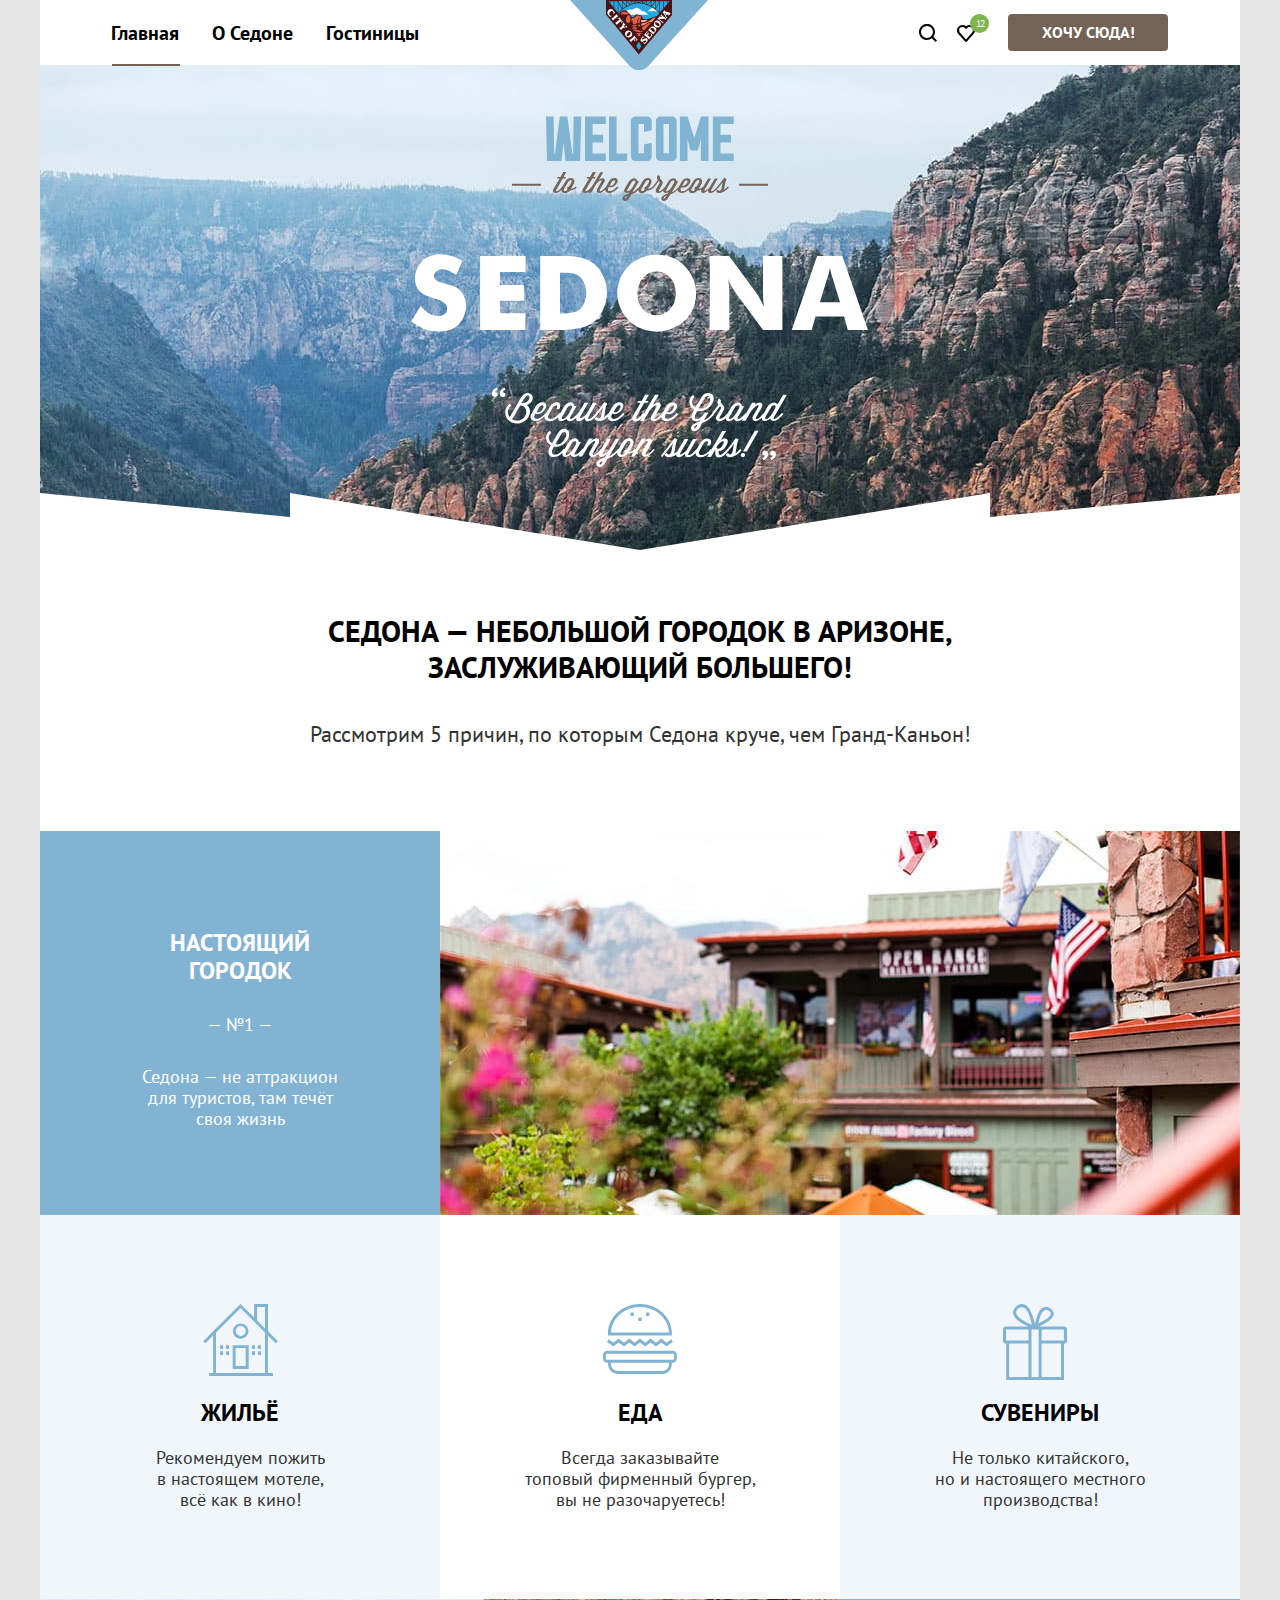
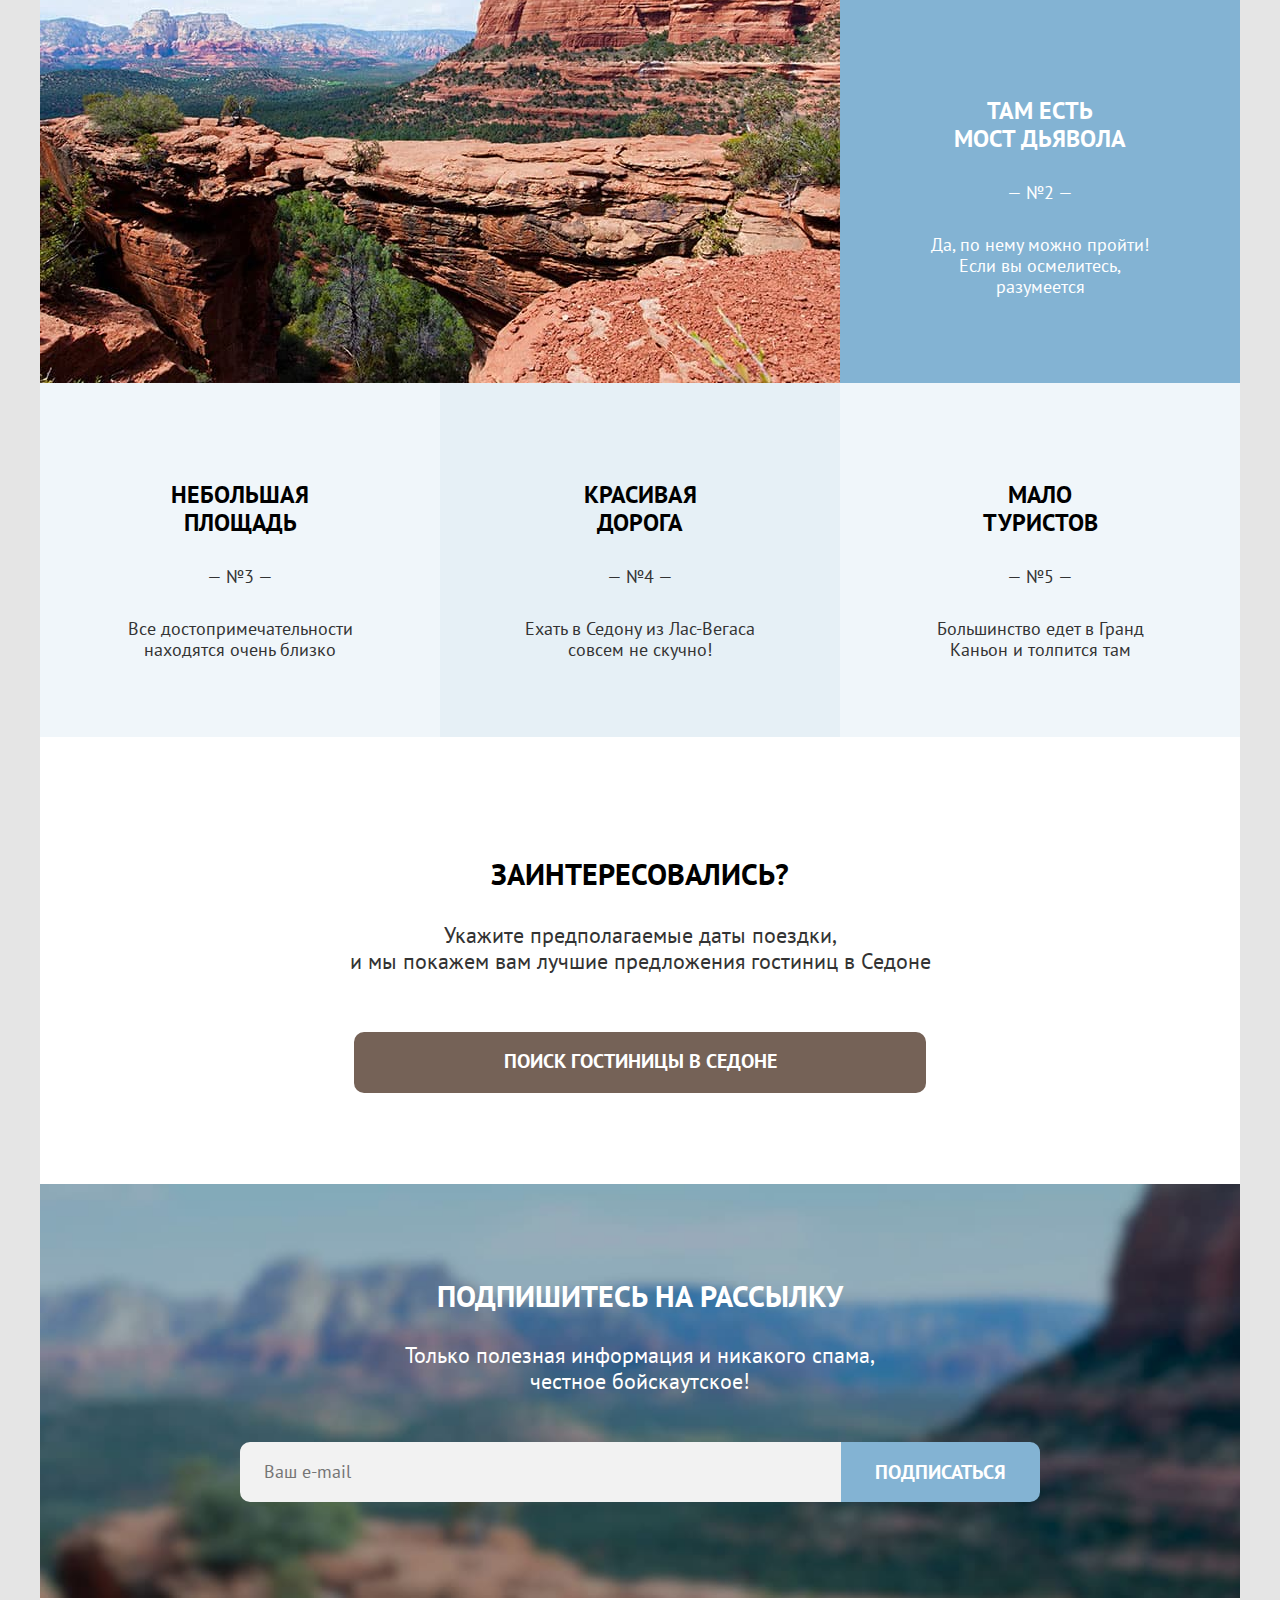
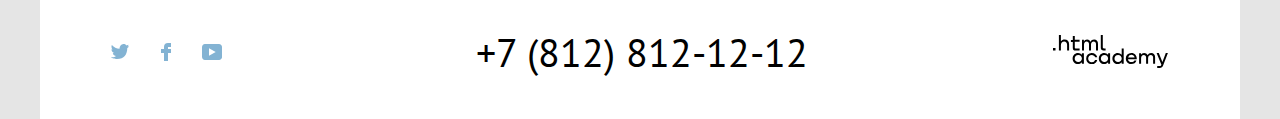
<file: index.html>
<!DOCTYPE html>
<html lang="ru">

<head>
  <meta charset="utf-8">
  <link rel="stylesheet" href="./css/styles.css">
  <link rel="icon" href="favicon.ico">
  <title>HTML Academy: Седона</title>
</head>

<body>
  <div class="main-container">
    <header class="page-header">
      <nav class="navigation">
        <ul class="list navigation-list">
          <li class="navigation-item">
            <a class="navigation-item-link navigation-item-link-current" href="#">Главная</a>
          </li>
          <li class="navigation-item">
            <a class="navigation-item-link" href="#">О Седоне</a>
          </li>
          <li class="navigation-item">
            <a class="navigation-item-link" href="catalog.html">Гостиницы</a>
          </li>
        </ul>
      </nav>
      <a class="sedona-logo">
        <img src="./img/svg/sedona-logo.svg" width="138" height="70" alt="City of Sedona." />
      </a>
      <ul class="list actions-list">
        <li class="action-item">
          <a class="action-item-link action-item-search" href="#">
            <svg class="action-item-icon" width="18" height="18" viewBox="0 0 18 18" xmlns="http://www.w3.org/2000/svg">
              <path
                d="m18 16.5-3.7-3.7A8 8 0 0 0 8-.1C3.6-.1 0 3.6 0 8a8 8 0 0 0 12.9 6.3l3.7 3.7 1.4-1.5ZM8 14a6 6 0 0 1-6-6 6 6 0 0 1 6-6 6 6 0 0 1 6 6 6 6 0 0 1-6 6Z" />
            </svg>
            <span class="visually-hidden">Поиск</span>
          </a>
        </li>
        <li class="action-item with-popover">
          <a class="action-item-link action-item-save" href="#">
            <span class="favorites-count">12</span>
            <svg class="action-item-icon" width="18" height="17" viewBox="0 0 18 17" xmlns="http://www.w3.org/2000/svg">
              <path
                d="M8.9 17a1 1 0 0 1-.8-.4l-7-7.9A5.4 5.4 0 0 1 5.5 0C6.8 0 8 .5 9 1.3a5.5 5.5 0 0 1 9 4.1c0 1.3-.5 2.5-1.3 3.4l-7 7.9c-.2.2-.4.3-.8.3Zm-6-9.5L9 14.4l6.2-7c.5-.5.7-1.2.7-2 0-1.8-1.5-3.3-3.3-3.3-1 0-2 .5-2.7 1.3-.3.3-.6.4-.9.4-.3 0-.6-.2-.8-.4a3.7 3.7 0 0 0-2.7-1.3 3.3 3.3 0 0 0-3.3 3.3c-.1.9.3 1.6.7 2.1-.1 0-.1 0 0 0Z" />
            </svg>
            <span class="visually-hidden">Добавить в избранное</span>
          </a>
          <aside class="popover popover-favorites">
            <h2 class="visually-hidden">Избранное</h2>
            <ul class="list favorites-list">
              <li class="favorites-list-item">
                <a class="hotel-preview" href="#">
                  <img class="hotel-preview-img" src="./img/hotels/hotel-2-preview.png" width="48" height="48"
                    alt="Desert Quail Inn.">
                  <h3 class="hotel-preview-name">Desert Quail Inn</h3>
                  <span class="hotel-preview-type">Мотель</span>
                </a>
                <button class="simple-btn favorites-delete" type="submit">
                  <span class="visually-hidden">Удалить из избранного</span>
                </button>
              </li>
              <li class="favorites-list-item">
                <a class="hotel-preview" href="#">
                  <img class="hotel-preview-img" src="./img/hotels/hotel-3-preview.png" width="48" height="48"
                    alt="Villas at Poco Diablo.">
                  <h3 class="hotel-preview-name">Villas at Poco Diablo</h3>
                  <span class="hotel-preview-type">Апартаменты</span>
                </a>
                <button class="simple-btn favorites-delete" type="submit">
                  <span class="visually-hidden">Удалить из избранного</span>
                </button>
              </li>
            </ul>
            <a class="favorites-all" href="#">Все избранные</a>
          </aside>
        </li>
        <li class="action-item">
          <button class="simple-btn btn btn-favorites btn-interactive-dark" type="button">Хочу сюда!</button>
        </li>
      </ul>
    </header>
    <main>
      <section class="sedona-welcome">
        <h1 class="visually-hidden">Добро пожаловать в Седону!</h1>
      </section>
      <section class="advantages">
        <h2 class="visually-hidden">Преимущества туризма в Седоне.</h2>
        <p class="advantages-important">Седона — небольшой городок в Аризоне, заслуживающий большего!</p>
        <p class="advantages-reasons">
          Рассмотрим 5 причин, по которым Седона круче, чем Гранд-Каньон!
        </p>
        <ul class="list advantages-list">
          <li class="advantages-list-item">
            <article class="advantage-item">
              <div class="advantage-item-content advantage-item-cl">
                <h3 class="advantage-item-header color-contrast">Настоящий<br> городок</h3>
                <b class="advantage-item-number color-contrast">— №1 —</b>
                <p class="advantage-item-text color-contrast">
                  Седона — не аттракцион
                  для туристов, там течёт
                  своя жизнь
                </p>
              </div>
              <img class="advantage-item-image" src="./img/sedona-city.jpg" width="800" height="384"
                alt="Вид на Седону." />
              <ul class="list recommendations-list">
                <li class="recommendation-item recommendation-item-hotels">
                  <h4 class="recommendation-item-header">Жильё</h4>
                  <p class="recommendation-item-text recommendation-motel">
                    Рекомендуем пожить
                    в настоящем мотеле,
                    всё как в кино!
                  </p>
                </li>
                <li class="recommendation-item recommendation-item-food">
                  <h4 class="recommendation-item-header">Еда</h4>
                  <p class="recommendation-item-text">
                    Всегда заказывайте<br>
                    топовый фирменный бургер,
                    вы не разочаруетесь!
                  </p>
                </li>
                <li class="recommendation-item recommendation-item-souvenirs">
                  <h4 class="recommendation-item-header">Сувениры</h4>
                  <p class="recommendation-item-text">
                    Не только китайского,<br>
                    но и настоящего местного
                    производства!
                  </p>
                </li>
              </ul>
            </article>
          </li>
          <li class="advantages-list-item">
            <article class="advantage-item advantage-item-cl advantage-item-reversed">
              <div class="advantage-item-content">
                <h3 class="advantage-item-header color-contrast">Там есть<br> мост дьявола</h3>
                <b class="advantage-item-number color-contrast">— №2 —</b>
                <p class="advantage-item-text color-contrast">
                  Да, по нему можно пройти!
                  Если вы осмелитесь,
                  разумеется
                </p>
              </div>
              <img class="advantage-item-image" src="./img/devils-bridge.jpg" width="800" height="384"
                alt="Мост дьявола." />
            </article>
          </li>
          <li class="advantages-list-item">
            <article class="advantage-item advantage-item-cl12">
              <div class="advantage-item-content">
                <h3 class="advantage-item-header">Небольшая<br> площадь</h3>
                <b class="advantage-item-number">— №3 —</b>
                <p class="advantage-item-text advantage-item-text-wide">
                  Все достопримечательности<br> находятся очень близко
                </p>
              </div>
            </article>
          </li>
          <li class="advantages-list-item">
            <article class="advantage-item advantage-item-cl20">
              <div class="advantage-item-content">
                <h3 class="advantage-item-header">Красивая<br> дорога</h3>
                <b class="advantage-item-number">— №4 —</b>
                <p class="advantage-item-text advantage-item-text-wide">
                  Ехать в Седону из Лас-Вегаса<br> совсем не скучно!
                </p>
              </div>
            </article>
          </li>
          <li class="advantages-list-item">
            <article class="advantage-item advantage-item-cl12">
              <div class="advantage-item-content">
                <h3 class="advantage-item-header">Мало<br> туристов</h3>
                <b class="advantage-item-number">— №5 —</b>
                <p class="advantage-item-text advantage-item-text-wide">
                  Большинство едет в Гранд<br> Каньон и толпится там
                </p>
              </div>
            </article>
          </li>
        </ul>
      </section>
      <section class="search">
        <h2 class="search-header">Заинтересовались?</h2>
        <p class="search-text">
          Укажите предполагаемые даты поездки,<br> и мы покажем вам лучшие предложения гостиниц в Седоне
        </p>
        <button class="simple-btn btn btn-search btn-interactive-dark" type="button">ПОИСК ГОСТИНИЦЫ В седоне</button>
      </section>
    </main>
    <footer class="page-footer">
      <section class="subscription">
        <h2 class="subscription-header">Подпишитесь на рассылку</h2>
        <p class="subscription-text">
          Только полезная информация и никакого спама,<br> честное бойскаутское!
        </p>
        <form class="subscription-form" method="POST" action="https://echo.htmlacademy.ru/">
          <label class="visually-hidden" for="email">E-Mail</label>
          <input class="subscription-input-email" id="email" type="email" name="subcription-emai"
            placeholder="Ваш e-mail" />
          <button class="simple-btn btn btn-subscription btn-interactive-light" type="submit">Подписаться</button>
        </form>
      </section>
      <div class="contacts">
        <ul class="list social-links">
          <li>
            <a class="social-link social-link-twitter" href="https://twitter.com/htmlacademy_ru">
              <svg class="social-icon" width="18" height="15" viewBox="0 0 18 15" xmlns="http://www.w3.org/2000/svg">
                <path
                  d="M11.6.2c1.8-.5 3.2.3 3.8 1.2l2.1-.7c0 .9-.6 1.5-.9 1.8.7.1 1.4-.6 1.4-.6a3 3 0 0 1-1.7 2C16.1 10.7 13 15.1 5.7 15h-.5c-.4 0-4.4-.5-5.2-1.9 2.4.2 4.1-.4 5-1.2-1-.3-2.9-.4-3.2-2.9.4.1.6.2 1.3.1C1.8 8.3.4 7.5.5 5.3c.3.3 1.1.5 1.4.5C1.1 5.6-.2 2.5.9.9a11 11 0 0 0 7.6 3.8C8.7 2.3 9.7.8 11.6.2Z" />
              </svg>
              <span class="visually-hidden">Twitter</span>
            </a>
          </li>
          <li>
            <a class="social-link social-link-facebook" href="https://www.facebook.com/htmlacademy">
              <svg class="social-icon" width="10" height="18" viewBox="0 0 10 18" xmlns="http://www.w3.org/2000/svg">
                <path d="M7 0a4 4 0 0 0-4 4v2H0v4h3v8h4v-8h3V6H7V4h3V0H7Z" />
              </svg>
              <span class="visually-hidden">Facebook</span>
            </a>
          </li>
          <li>
            <a class="social-link social-link-youtube" href="https://www.youtube.com/c/HTMLAcademyRUS">
              <svg class="social-icon" width="20" height="16" viewBox="0 0 20 16" xmlns="http://www.w3.org/2000/svg">
                <path
                  d="M17 0H2.9C1.2 0 0 1.5 0 3.2v9.5C0 14.5 1.2 16 2.9 16h14.3c1.5 0 2.9-1.5 2.9-3.2V3.2C19.9 1.5 18.7 0 17 0ZM7 11.8V4.2L13.7 8 7 11.8Z" />
              </svg>
              <span class="visually-hidden">Youtube</span>
            </a>
          </li>
        </ul>
        <a class="phone-link" href="tel:+78128121212">+7 (812) 812-12-12</a>
        <a class="htmlacademy-link" href="https://htmlacademy.ru/">
          <span class="visually-hidden">HTML Academy</span>
        </a>
      </div>
    </footer>
  </div>
  <div class="modal-container modal-hide">
    <div class="modal modal-search">
      <div class="modal-header">
        <h3 class="modal-header-title">Поиск гостиницы в Седоне</h3>
        <button class="simple-btn modal-header-close" type="button">
          <svg class="icon-close" width="13" height="13" viewBox="0 0 13 13" fill="none"
            xmlns="http://www.w3.org/2000/svg">
            <path d="M13 1.2L11.8 0L6.5 5.3L1.2 0L0 1.2L5.3 6.5L0 11.8L1.2 13L6.5 7.7L11.8 13L13 11.8L7.7 6.5L13 1.2Z"
              fill="black" />
          </svg>
          <span class="visually-hidden">Закрыть поиск</span>
        </button>
      </div>
      <form class="modal-search-form" method="POST" action="https://echo.htmlacademy.ru/">
        <div class="search-parameter-date">
          <label class="search-label search-label-date" for="checkin-date">Дата заезда:</label>
          <input class="date-input" type="text" id="checkin-date" name="checkin-date" placeholder="Укажите дату"
            value="27 апреля 2020">
          <p class="notification error">Мы не можем отправить вас в прошлое.</p>
        </div>
        <div class="search-parameter-date">
          <label class="search-label search-label-date" for="checkout-date">Дата выезда:</label>
          <input class="date-input" type="text" id="checkout-date" name="checkout-date" placeholder="Укажите дату"
            value="1 сентября 2021">
          <p class="notification">На эти даты есть свободные номера. Пока есть.</p>
        </div>
        <div class="passengers-container">
          <div class="search-parameter-passengers adult">
            <label class="search-label" for="passengers-adult">Взрослые:</label>
            <div class="passengers-num-wrapper">
              <button class="simple-btn btn passengers-decrement" type="button">
                <span class="visually-hidden">Минус один</span>
              </button>
              <input class="passengers-num" id="passengers-adult" name="passengers-adult" type="text" placeholder="0"
                value="2">
              <button class="simple-btn btn passengers-increment" type="button">
                <span class="visually-hidden">Плюс один</span>
              </button>
            </div>
          </div>
          <div class="search-parameter-passengers children">
            <div class="label-with-help">
              <label class="search-label" for="passengers-children">Дети:</label>
              <span class="help-toggle">i</span>
              <div class="control-help">
                Укажите количество детей,<br>
                которые будут с вами, возраст<br>
                которых от 6 до 18 лет. Дети<br>
                до 6 лет размещаются<br>
                бесплатно.
              </div>
            </div>
            <div class="passengers-num-wrapper">
              <button class="simple-btn btn passengers-decrement" type="button">
                <span class="visually-hidden">Минус один</span>
              </button>
              <input class="passengers-num" id="passengers-children" name="passengers-children" type="text"
                placeholder="0" value="1">
              <button class="simple-btn btn passengers-increment" type="button">
                <span class="visually-hidden">Плюс один</span>
              </button>
            </div>
          </div>
        </div>
        <button class="simple-btn btn btn-modal-search btn-interactive-light" type="submit">Найти</button>
      </form>
    </div>
  </div>
</body>

</html>
</file>
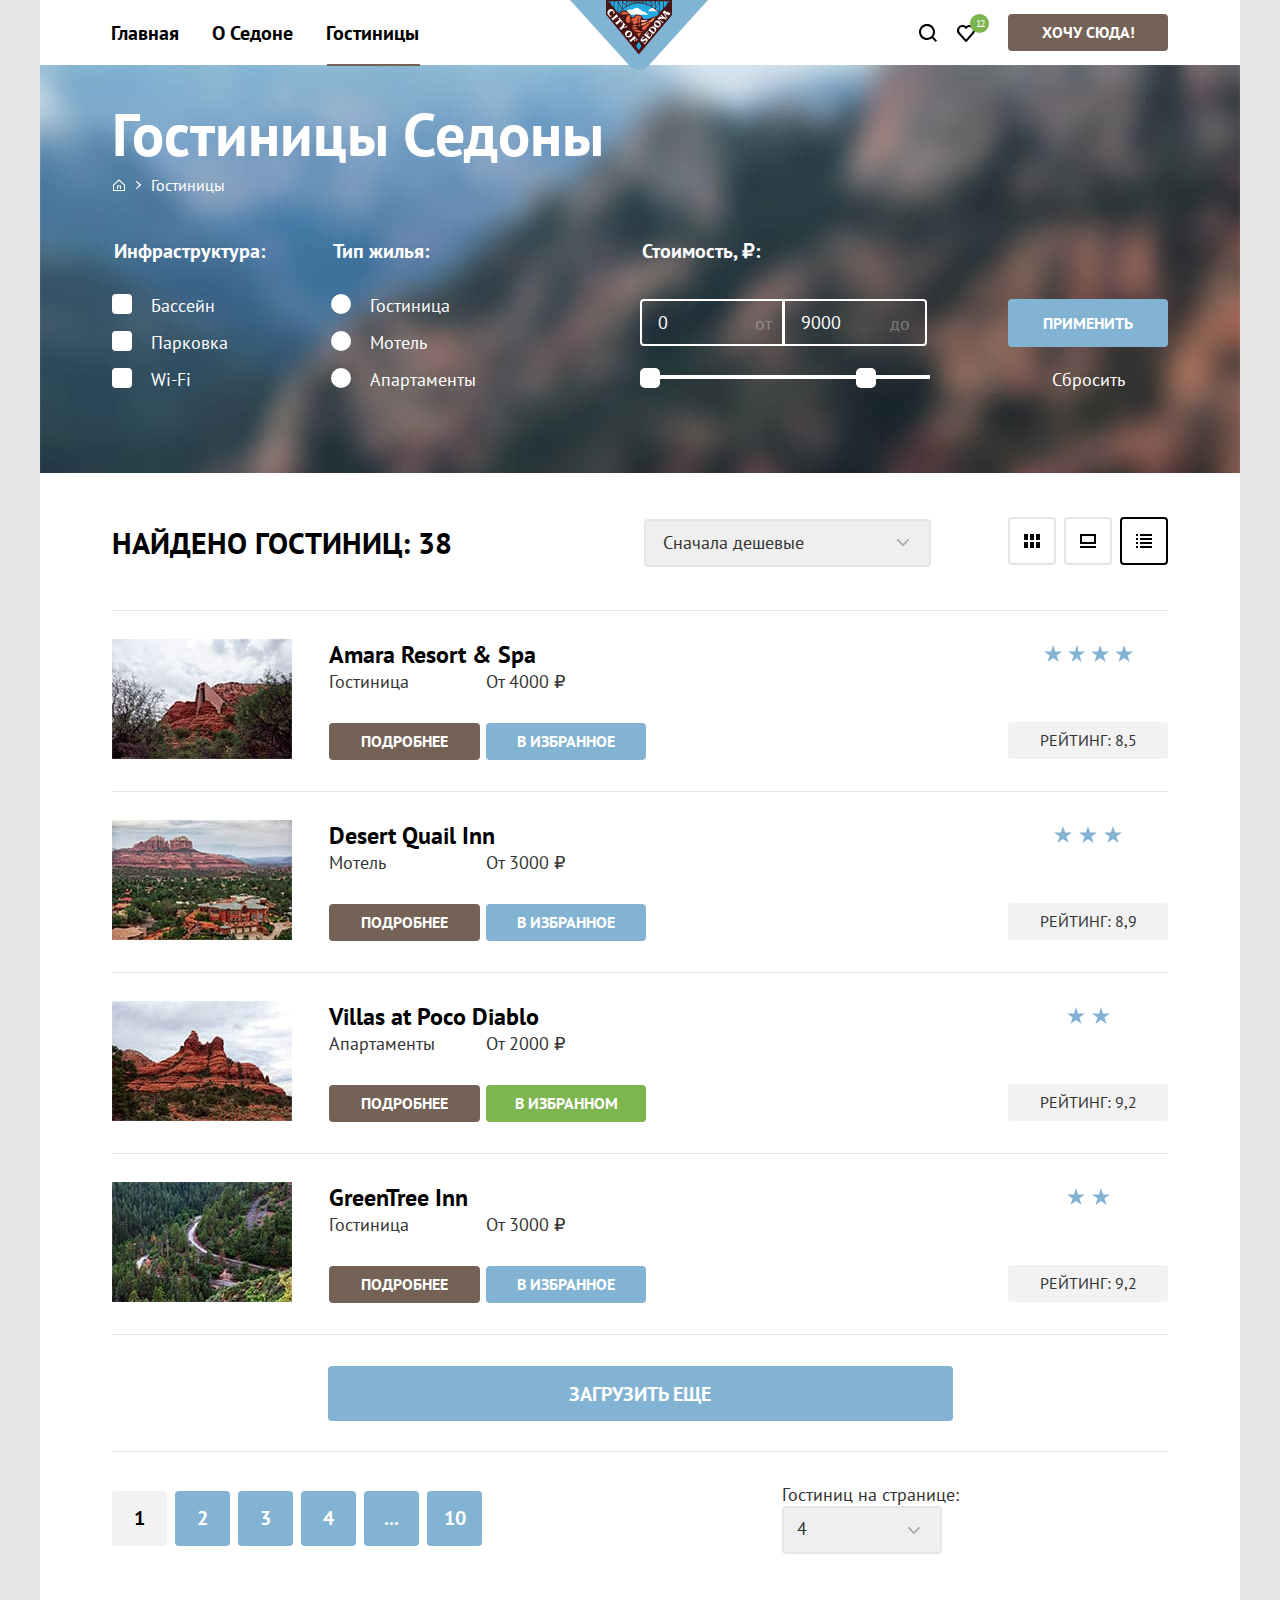
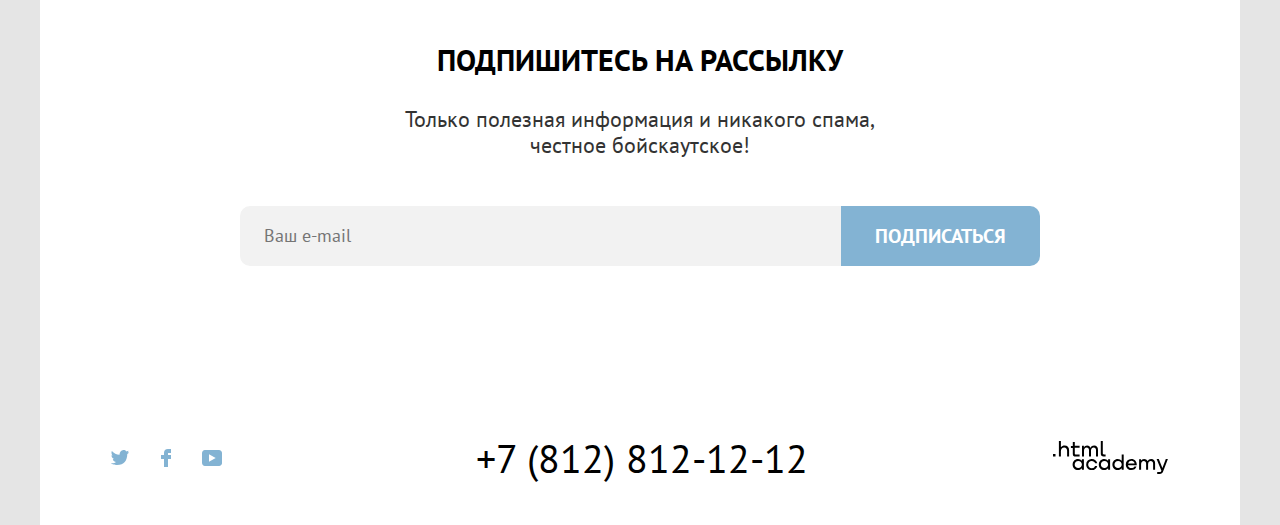
<file: catalog.html>
<!DOCTYPE html>
<html lang="ru">

<head>
  <meta charset="utf-8">
  <link rel="stylesheet" href="./css/styles.css">
  <link rel="icon" href="favicon.ico">
  <title>HTML Academy: Седона</title>
</head>

<body>
  <div class="main-container">
    <header class="page-header">
      <nav class="navigation">
        <ul class="list navigation-list">
          <li class="navigation-item">
            <a class="navigation-item-link" href="index.html">Главная</a>
          </li>
          <li class="navigation-item">
            <a class="navigation-item-link" href="#">О Седоне</a>
          </li>
          <li class="navigation-item">
            <a class="navigation-item-link navigation-item-link-current" href="#">Гостиницы</a>
          </li>
        </ul>
      </nav>
      <a class="sedona-logo" href="./index.html">
        <img src="./img/svg/sedona-logo.svg" width="138" height="70" alt="City of Sedona." />
      </a>
      <ul class="list actions-list">
        <li class="action-item">
          <a class="action-item-link action-item-search" href="#">
            <svg class="action-item-icon" width="18" height="18" viewBox="0 0 18 18" xmlns="http://www.w3.org/2000/svg">
              <g clip-path="url(#a)">
                <path
                  d="m18 16.5-3.7-3.7A8 8 0 0 0 8-.1C3.6-.1 0 3.6 0 8a8 8 0 0 0 12.9 6.3l3.7 3.7 1.4-1.5ZM8 14a6 6 0 0 1-6-6 6 6 0 0 1 6-6 6 6 0 0 1 6 6 6 6 0 0 1-6 6Z" />
              </g>
              <defs>
                <clipPath id="a">
                  <path fill="#fff" d="M0 0h18v18H0z" />
                </clipPath>
              </defs>
            </svg>
            <span class="visually-hidden">Поиск</span>
          </a>
        </li>
        <li class="action-item">
          <a class="action-item-link action-item-save" href="#">
            <span class="favorites-count"><span>12</span></span>
            <svg class="action-item-icon" width="18" height="17" viewBox="0 0 18 17" xmlns="http://www.w3.org/2000/svg">
              <path
                d="M8.9 17a1 1 0 0 1-.8-.4l-7-7.9A5.4 5.4 0 0 1 5.5 0C6.8 0 8 .5 9 1.3a5.5 5.5 0 0 1 9 4.1c0 1.3-.5 2.5-1.3 3.4l-7 7.9c-.2.2-.4.3-.8.3Zm-6-9.5L9 14.4l6.2-7c.5-.5.7-1.2.7-2 0-1.8-1.5-3.3-3.3-3.3-1 0-2 .5-2.7 1.3-.3.3-.6.4-.9.4-.3 0-.6-.2-.8-.4a3.7 3.7 0 0 0-2.7-1.3 3.3 3.3 0 0 0-3.3 3.3c-.1.9.3 1.6.7 2.1-.1 0-.1 0 0 0Z" />
            </svg>
            <span class="visually-hidden">Добавить в избранное</span>
          </a>
        </li>
        <li class="action-item">
          <button class="simple-btn btn btn-favorites btn-interactive-dark btn-focus-outer" type="button">Хочу
            сюда!</button>
        </li>
      </ul>
    </header>
    <main>
      <div class="catalog-search">
        <div class="content-container">
          <h1 class="catalog-search-header">Гостиницы Седоны</h1>
          <nav class="breadcrumbs-navigation">
            <ul class="list breadcrumbs">
              <li class="breadcrumbs-item">
                <a class="breadcrumbs-home-link" href="index.html">
                  <span class="visually-hidden">Главная</span>
                </a>
              </li>
              <li class="breadcrumbs-item">
                <a class="breadcrumbs-link" href="#">Гостиницы</a>
              </li>
            </ul>
          </nav>
          <section class="search-filters">
            <h2 class="visually-hidden">Фильтр гостиниц</h2>
            <form class="filter-form" method="POST" action="https://echo.htmlacademy.ru/">
              <fieldset class="filter-options infrastructure-options">
                <legend class="search-filters-legend">Инфраструктура:</legend>
                <label class="control" for="pool">
                  <input class="control-input visually-hidden" id="pool" type="checkbox" name="pool" />
                  <span class="control-mark control-mark-checkbox"></span>
                  <span class="control-text">Бассейн</span>
                </label>
                <label class="control" for="parking">
                  <input class="control-input visually-hidden" id="parking" type="checkbox" name="parking" />
                  <span class="control-mark control-mark-checkbox"></span>
                  <span class="control-text">Парковка</span>
                </label>
                <label class="control" for="wifi">
                  <input class="control-input visually-hidden" id="wifi" type="checkbox" name="wifi" />
                  <span class="control-mark control-mark-checkbox"></span>
                  <span class="control-text">Wi-Fi</span>
                </label>
              </fieldset>
              <fieldset class="filter-options classification">
                <legend class="search-filters-legend">Тип жилья:</legend>
                <label class="control" for="hotel">
                  <input class="control-input visually-hidden" id="hotel" type="radio" name="living-option"
                    value="hotel" />
                  <span class="control-mark"></span>
                  <span class="control-text">Гостиница</span>
                </label>
                <label class="control" for="motel">
                  <input class="control-input visually-hidden" id="motel" type="radio" name="living-option"
                    value="motel" />
                  <span class="control-mark"></span>
                  <span class="control-text">Мотель</span>
                </label>
                <label class="control" for="apartments">
                  <input class="control-input visually-hidden" id="apartments" type="radio" name="living-option"
                    value="apartments" />
                  <span class="control-mark"></span>
                  <span class="control-text">Апартаменты</span>
                </label>
              </fieldset>
              <fieldset class="filter-grid">
                <legend class="search-filters-price">Стоимость, ₽:</legend>
                <div class="range">
                  <div class="range-wrapper-inputs">
                    <input class="price-min number-input" type="number" name="price-min" id="price-min" placeholder="0"
                      value="0">
                    <label class="price-help price-from" for="price-min">от</label>
                    <input class="price-max number-input" type="number" name="price-max" id="price-max"
                      placeholder="9000" value="9000">
                    <label class="price-help price-to" for="price-max">до</label>
                  </div>
                  <div class="range-scale">
                    <button class="simple-btn range-scale-pin range-scale-pin-left" type="button">
                      <span class="visually-hidden">Изменить минимальную цену</span>
                    </button>
                    <button class="simple-btn range-scale-pin range-scale-pin-right" type="button">
                      <span class="visually-hidden">Изменить максимальную цену</span>
                    </button>
                  </div>
                </div>
                <button class="simple-btn btn btn-apply" type="submit">Применить</button>
                <button class="simple-btn btn-reset" type="reset">Сбросить</button>
              </fieldset>
            </form>
          </section>
        </div>
      </div>
      <section class="search-result content-container">
        <header class="search-result-header">
          <h2 class="search-result-head">Найдено гостиниц: 38</h2>
          <form method="POST" action="https://echo.htmlacademy.ru/">
            <label class="visually-hidden" for="sort-order">Сортировка</label>
            <select class="sort-by with-dropdown" id="sort-order" name="sort-order">
              <option value="by-price-asc" selected>Сначала дешевые</option>
              <option value="by-price-desc">Сначала дорогие</option>
            </select>
            <button class="simple-btn visually-hidden" type="submit">Сортировать</button>
          </form>
          <ul class="list view-mode-options">
            <li class="view-mode-item">
              <button class="simple-btn view-mode-tile view-mode-button" type="button">
                <span class="visually-hidden">Показать превью</span>
              </button>
            </li>
            <li class="view-mode-item">
              <button class="simple-btn view-mode-slideshow view-mode-button" type="button">
                <span class="visually-hidden">Показать слайдшоу</span>
              </button>
            </li>
            <li class="view-mode-item">
              <button class="simple-btn view-mode-list view-mode-button view-mode-button-active" type="button">
                <span class="visually-hidden">Показать списком</span>
              </button>
            </li>
          </ul>
        </header>
        <ol class="list catalog-list">
          <li class="catalog-list-item">
            <article class="catalog-item">
              <a class="catalog-item-image" href="#">
                <img src="./img/hotels/hotel-1.jpg" width="180" height="120" alt="Amara Resort & Spa." />
              </a>
              <div class="catalog-item-info">
                <a class="catalog-item-title" href="#">
                  <h3>Amara Resort & Spa</h3>
                </a>
                <span class="catalog-item-type">Гостиница</span>
                <span class="catalog-item-price">От 4000 ₽</span>
                <a class="btn catalog-item-details btn-interactive-dark" href="#">Подробнее</a>
                <button class="simple-btn btn catalog-item-save btn-interactive-light" type="button">В
                  избранное</button>
              </div>
              <div class="score-container">
                <div class="catalog-item-stars stars-4">
                  <span class="visually-hidden">4 звезды</span>
                </div>
                <span class="catalog-item-rating">Рейтинг: 8,5</span>
              </div>
            </article>
          </li>
          <li class="catalog-list-item">
            <article class="catalog-item">
              <a class="catalog-item-image" href="#">
                <img src="./img/hotels/hotel-2.jpg" width="180" height="120" alt="Desert Quail Inn." />
              </a>
              <div class="catalog-item-info">
                <a class="catalog-item-title" href="#">
                  <h3>Desert Quail Inn</h3>
                </a>
                <span class="catalog-item-type">Мотель</span>
                <span class="catalog-item-price">От 3000 ₽</span>
                <a class="btn catalog-item-details btn-interactive-dark" href="#">Подробнее</a>
                <button class="simple-btn btn catalog-item-save btn-interactive-light" type="button">В
                  избранное</button>
              </div>
              <div class="score-container">
                <div class="catalog-item-stars stars-3">
                  <span class="visually-hidden">3 звезды</span>
                </div>
                <span class="catalog-item-rating">Рейтинг: 8,9</span>
              </div>
            </article>
          </li>
          <li class="catalog-list-item">
            <article class="catalog-item">
              <a class="catalog-item-image" href="#">
                <img src="./img/hotels/hotel-3.jpg" width="180" height="120" alt="Villas at Poco Diablo." />
              </a>
              <div class="catalog-item-info">
                <a class="catalog-item-title" href="#">
                  <h3>Villas at Poco Diablo</h3>
                </a>
                <span class="catalog-item-type">Апартаменты</span>
                <span class="catalog-item-price">От 2000 ₽</span>
                <a class="btn catalog-item-details btn-interactive-dark" href="#">Подробнее</a>
                <button class="simple-btn btn catalog-item-save btn-interactive-light in-favorites" type="button">
                  В избранном
                </button>
              </div>
              <div class="score-container">
                <div class="catalog-item-stars stars-2">
                  <span class="visually-hidden">2 звезды</span>
                </div>
                <span class="catalog-item-rating">Рейтинг: 9,2</span>
              </div>
            </article>
          </li>
          <li class="catalog-list-item">
            <article class="catalog-item">
              <a class="catalog-item-image" href="#">
                <img src="./img/hotels/hotel-4.jpg" width="180" height="120" alt="GreenTree Inn." />
              </a>
              <div class="catalog-item-info">
                <a class="catalog-item-title" href="#">
                  <h3>GreenTree Inn</h3>
                </a>
                <span class="catalog-item-type">Гостиница</span>
                <span class="catalog-item-price">От 3000 ₽</span>
                <a class="btn catalog-item-details btn-interactive-dark" href="#">Подробнее</a>
                <button class="simple-btn btn catalog-item-save btn-interactive-light" type="button">В
                  избранное</button>
              </div>
              <div class="score-container">
                <div class="catalog-item-stars stars-2">
                  <span class="visually-hidden">2 звезды</span>
                </div>
                <span class="catalog-item-rating">Рейтинг: 9,2</span>
              </div>
            </article>
          </li>
        </ol>
        <footer>
          <button class="simple-btn btn load-more btn-interactive-light" type="button">Загрузить еще</button>
          <div class="display-options">
            <ol class="list pagination">
              <li class="pagination-item">
                <a class="pagination-item-link pagination-item-link-current">1</a>
              </li>
              <li class="pagination-item">
                <a class="pagination-item-link btn-interactive-light" href="#">2</a>
              </li>
              <li class="pagination-item">
                <a class="pagination-item-link btn-interactive-light" href="#">3</a>
              </li>
              <li class="pagination-item">
                <a class="pagination-item-link btn-interactive-light" href="#">4</a>
              </li>
              <li class="pagination-item">
                <a class="pagination-item-link btn-interactive-light" href="#">...</a>
              </li>
              <li class="pagination-item">
                <a class="pagination-item-link btn-interactive-light" href="#">10</a>
              </li>
            </ol>
            <div class="total-items">
              <form class="total-items-form" method="POST" action="https://echo.htmlacademy.ru/">
                <label class="total-items-label" for="itemsPerPage">Гостиниц на странице:</label>
                <select class="total-items-select with-dropdown" id="itemsPerPage" name="itemsPerPage">
                  <option value="1">1</option>
                  <option value="2">2</option>
                  <option value="3">3</option>
                  <option value="4" selected>4</option>
                  <option value="5">5</option>
                </select>
                <button class="simple-btn visually-hidden" type="submit">Показать</button>
              </form>
            </div>
          </div>
        </footer>
      </section>

    </main>
    <footer class="page-footer">
      <section class="subscription catalog-subscription">
        <h2 class="subscription-header">Подпишитесь на рассылку</h2>
        <p class="subscription-text">
          Только полезная информация и никакого спама,<br> честное бойскаутское!
        </p>
        <form class="subscription-form" method="POST" action="https://echo.htmlacademy.ru/">
          <label class="visually-hidden" for="email">E-Mail</label>
          <input class="subscription-input-email bg-basic-light" id="email" type="email" placeholder="Ваш e-mail"
            name="subcription-emai" />
          <button class="simple-btn btn btn-subscription btn-interactive-light" type="submit">Подписаться</button>
        </form>
      </section>
      <div class="contacts">
        <ul class="list social-links">
          <li>
            <a class="social-link social-link-twitter" href="https://twitter.com/htmlacademy_ru">
              <svg class="social-icon" width="18" height="15" viewBox="0 0 18 15" xmlns="http://www.w3.org/2000/svg">
                <path
                  d="M11.6.2c1.8-.5 3.2.3 3.8 1.2l2.1-.7c0 .9-.6 1.5-.9 1.8.7.1 1.4-.6 1.4-.6a3 3 0 0 1-1.7 2C16.1 10.7 13 15.1 5.7 15h-.5c-.4 0-4.4-.5-5.2-1.9 2.4.2 4.1-.4 5-1.2-1-.3-2.9-.4-3.2-2.9.4.1.6.2 1.3.1C1.8 8.3.4 7.5.5 5.3c.3.3 1.1.5 1.4.5C1.1 5.6-.2 2.5.9.9a11 11 0 0 0 7.6 3.8C8.7 2.3 9.7.8 11.6.2Z" />
              </svg>
              <span class="visually-hidden">Twitter</span>
            </a>
          </li>
          <li>
            <a class="social-link social-link-facebook" href="https://www.facebook.com/htmlacademy">
              <svg class="social-icon" width="10" height="18" viewBox="0 0 10 18" xmlns="http://www.w3.org/2000/svg">
                <path d="M7 0a4 4 0 0 0-4 4v2H0v4h3v8h4v-8h3V6H7V4h3V0H7Z" />
              </svg>
              <span class="visually-hidden">Facebook</span>
            </a>
          </li>
          <li>
            <a class="social-link social-link-youtube" href="https://www.youtube.com/c/HTMLAcademyRUS">
              <svg class="social-icon" width="20" height="16" viewBox="0 0 20 16" xmlns="http://www.w3.org/2000/svg">
                <path
                  d="M17 0H2.9C1.2 0 0 1.5 0 3.2v9.5C0 14.5 1.2 16 2.9 16h14.3c1.5 0 2.9-1.5 2.9-3.2V3.2C19.9 1.5 18.7 0 17 0ZM7 11.8V4.2L13.7 8 7 11.8Z" />
              </svg>
              <span class="visually-hidden">Youtube</span>
            </a>
          </li>
        </ul>
        <a class="phone-link" href="tel:+78128121212">+7 (812) 812-12-12</a>
        <a class="htmlacademy-link" href="https://htmlacademy.ru/">
          <span class="visually-hidden">HTML Academy</span>
        </a>
      </div>
    </footer>
  </div>
</body>

</html>
</file>
<file: css/styles.css>
@font-face {
  font-family: "PT Sans";
  font-style: normal;
  font-weight: 400;
  src: url("../fonts/ptsans-400.woff2") format("woff2");
  font-display: swap;
}

@font-face {
  font-family: "PT Sans";
  font-style: normal;
  font-weight: 700;
  src: url("../fonts/ptsans-700.woff2") format("woff2");
  font-display: swap;
}

:root {
  --special-cold-light: #83b3d3;
  --special-cold-dark: #68a2ca;
  --special-cold-light12: rgba(131, 179, 211, 0.12);
  --special-cold-light20: rgba(131, 179, 211, 0.2);
  --special-warm-light: #756257;
  --special-warm-dark: #615048;
  --special-neutral-light: #7db550;
  --special-neutral-dark: #6c9e42;
  --basic-dark: #333333;
  --basic-white: #ffffff;
  --basic-black: #000000;
  --basic-light: #f2f2f2;
  --basic-gray: #e6e6e6;
  --body-color: #e5e5e5;
  --active-white: rgba(255, 255, 255, 0.3);
  --hover-white: rgba(255, 255, 255, 0.6);
  --status-error: #ff5757;
  --overlay: rgba(242, 242, 242, 0.8);
}

.visually-hidden {
  position: absolute;
  width: 1px;
  height: 1px;
  margin: -1px;
  padding: 0;
  border: 0;
  clip: rect(0 0 0 0);
  overflow: hidden;
}

.bg-basic-light {
  background-color: var(--basic-light);
}

.content-container {
  padding-left: 72px;
  padding-right: 72px;
}

html {
  height: 100%;
}

body {
  min-height: 100%;
  margin: 0;
  font-family: "PT Sans", Verdana, sans-serif;
  font-size: 16px;
  line-height: 24px;
  color: var(--basic-black);
  background-color: var(--body-color);
}

img {
  max-width: 100%;
}

.simple-btn {
  border: none;
  background-color: var(--basic-white);
}

.list,
.list li {
  list-style-type: none;
  padding: 0;
  margin: 0;
}

.main-container {
  width: 1200px;
  margin: 0 auto;
  background-color: var(--basic-white);
}

.btn {
  font-weight: 700;
  font-family: inherit;
  text-align: center;
  text-transform: uppercase;
  color: var(--basic-white);
}

.btn-interactive-dark,
.btn-interactive-light {
  cursor: pointer;
}

.btn-interactive-dark:hover {
  background-color: var(--special-warm-dark);
}

.btn-interactive-dark:focus-visible {
  outline: 3px solid var(--special-cold-light);
  outline-offset: 0;
  background-color: var(--special-warm-dark);
}

.btn-interactive-dark:active {
  background-color: var(--special-warm-dark);
  color: var(--active-white);
}

.btn-interactive-light:hover,
.btn-interactive-light:focus-visible,
.btn-interactive-light:active {
  background-color: var(--special-cold-dark);
}

.btn-interactive-light:focus-visible {
  outline: 3px solid var(--special-warm-light);
  outline-offset: 0;
}

.btn-interactive-light:active {
  color: var(--active-white);
}

.page-header {
  display: flex;
  padding-left: 58px;
  padding-right: 72px;
}

.navigation {
  width: 545px;
  display: flex;
  align-items: center;
}

.navigation-list {
  display: flex;
  flex-wrap: wrap;
  gap: 7px;
  align-items: center;
}

.sedona-logo {
  display: block;
  width: 160px;
  margin-bottom: -5px;
}

.sedona-logo img {
  display: block;
}

.actions-list {
  width: 531px;
  display: flex;
  justify-content: flex-end;
  flex-wrap: wrap;
  align-items: center;
}

.btn-favorites, 
.btn-search,
.catalog-item-details {
  background-color: var(--special-warm-light);
}

.btn-subscription,
.catalog-item-save,
.load-more {
  background-color: var(--special-cold-light);
}

.navigation-item-link {
  position: relative;
  display: block;
  padding: 10px;
  font-size: 20px;
  font-weight: 700;
  line-height: 26px;
  text-decoration: none;
  color: var(--basic-black);
  border: 3px solid transparent;
}

.navigation-item-link-current::before {
  position: absolute;
  right: 9px;
  bottom: -10px;
  left: 11px;
  height: 2px;
  background-color: var(--special-warm-light);
  content: "";
} 

.navigation-item-link:hover {
  color: var(--special-warm-light);
}

.navigation-item-link:focus-visible {
  outline: none;
  border: 3px solid var(--special-cold-light);
  border-radius: 10px;
}

.navigation-item-link:active {
  opacity: 0.3;
}

.action-item:last-child {
  margin-left: 23px;
}

.action-item-link {
  display: block;
  position: relative;
  width: 18px;
  height: 18px;
  padding: 7px;
  border: 3px solid transparent;
}

.action-item-link:hover .action-item-icon {
  fill: var(--special-warm-light);
}

.action-item-link:focus-visible {
  outline: none;
  border: 3px solid var(--special-cold-light);
  border-radius: 10px;
}

.action-item-link:focus-visible .action-item-icon {
  fill: var(--special-warm-light);
}

.action-item-link:active .action-item-icon {
  fill: var(--special-warm-light);
  opacity: 0.3;
}

.favorites-count {
  position: absolute;
  z-index: 1;
  top: -3px;
  right: -7px;
  display: flex;
  align-items: center;
  justify-content: center;
  width: 19px;
  height: 19px;
  font-size: 10px;
  line-height: 13px;
  letter-spacing: -0.1em;
  border-radius: 50%;
  background: var(--special-neutral-light);
  color: var(--basic-white);
}

.action-item-link:active .favorites-count {
  color: var(--active-white);
}


.btn-favorites {
  width: 160px;
  font-size: 16px;
  line-height: 21px;
  font-family: inherit;
  padding-top: 8px;
  padding-bottom: 8px;
  border-radius: 4px;
}

.with-popover {
  position: relative;
}

.popover {
  position: absolute;
  bottom: -8px;
  left: 50%;
  transform: translate(-50%, 100%);
  z-index: 1;
  box-sizing: border-box;
  width: 402px;
  background-color: var(--basic-white);
  border: 1px solid var(--basic-gray);
  border-radius: 20px;
  display: none;
}

.popover::after {
  position: absolute;
  top: -9px;
  left: 190px;
  z-index: 2;
  width: 20px;
  height: 9px;
  background-image: url("../img/svg/popover-angle.svg");
  background-repeat: no-repeat;
  background-size: 20px 9px;
  background-position: center;
  content: "";
}

.favorites-list {
  padding: 15px;
  margin: 0;
  list-style-type: none;
}

.favorites-list-item {
  display: flex;
  margin-bottom: 3px;
}

.hotel-preview {
  padding: 10px;
  display: grid;
  grid-template-columns: 48px 1fr;
  grid-template-rows: min-content min-content;
  column-gap: 17px;
  text-decoration: none;
  border-radius: 10px;
}

.hotel-preview:hover {
  opacity: 0.6;
}

.hotel-preview:focus-visible {
  outline: 3px solid var(--special-cold-light);
  outline-offset: -3px;
}

.hotel-preview:active {
  opacity: 0.3;
}

.hotel-preview-img {
  grid-column: 1;
  grid-row: 1 / -1;
}

.hotel-preview-name {
  grid-column: 2;
  grid-row: 1;
  margin: 0;
  font-weight: 700;
  font-size: 18px;
  line-height: 21px;
  color: var(--basic-black);
}

.hotel-preview-type {
  grid-column: 2;
  grid-row: 2;
  font-size: 16px;
  line-height: 20px;
  color: var(--basic-dark);
}

.favorites-delete {
  width: 36px;
  height: 36px;
  margin-left: auto;
  margin-top: 6px;
  background-image: url("../img/svg/delete.svg");
  background-repeat: no-repeat;
  background-size: 16px 16px;
  background-position: center;
  opacity: 0.2;
  cursor: pointer;
  border-radius: 10px;
}

.favorites-delete:hover {
  opacity: 1;
}

.favorites-delete:focus-visible {
  opacity: 1;
  outline: 3px solid var(--special-cold-light);
  outline-offset: -3px;
}

.favorites-delete:active {
  opacity: 0.1;
}

.favorites-all {
  display: block;
  width: calc(100% + 2px);
  margin-left: -1px;
  margin-bottom: -1px;
  padding-top: 20px;
  padding-bottom: 20px;
  text-align: center;
  background-color: var(--special-warm-light);
  border-radius: 0px 0px 20px 20px;
  font-weight: 700;
  font-size: 16px;
  line-height: 21px;
  text-decoration: none;
  text-transform: uppercase;
  color: var(--basic-white);
}

.favorites-all:hover {
  background-color: var(--special-warm-dark);
}

.favorites-all:focus-visible {
  background-color: var(--special-warm-dark);
  outline: 3px solid var(--special-cold-light);
  outline-offset: -3px;
}

.favorites-all:active {
  background-color: var(--special-warm-dark);
  color: var(--active-white);
}

.sedona-welcome {
  width: 100%;
  height: 485px;
  background-color: var(--special-warm-light);
  background-image: url("../img/svg/welcome.svg"), url("../img/svg/divider.svg"), url("../img/grand-canyon.jpg");
  background-repeat: no-repeat, no-repeat, no-repeat;
  background-position: 50% 51px, center bottom, 100%;
}

.advantages {
  padding-top: 63px;
}

.advantages-important {
  width: 720px;
  margin: 0 auto 31px auto;
  font-size: 30px;
  font-weight: 700;
  line-height: 36px;
  text-align: center;
  text-transform: uppercase;
}

.advantages-reasons {
  width: 720px;
  margin: 0 auto 79px auto;
  font-size: 22px;
  line-height: 36px;
  text-align: center;
  color: var(--basic-dark);
}

.advantages-list {
  display: flex;
  flex-wrap: wrap;
}

.advantage-item {
  height: 100%;
  display: flex;
  flex-wrap: wrap;
}

.advantage-item-cl {
  background-color: var(--special-cold-light);
}

.advantage-item-cl12 {
  background-color: var(--special-cold-light12);
}

.advantage-item-cl20 {
  background-color: var(--special-cold-light20);
}

.advantage-item-reversed {
  flex-direction: row-reverse;
}

.advantage-item-content {
  width: 250px;
  padding: 98px 75px 77px 75px;
  display: flex;
  flex-direction: column;
  align-items: center;
}

.advantage-item-image {
  width: 800px;
  height: auto;
}

.advantage-item-header {
  margin: 0;
  margin-bottom: 29px;
  font-size: 24px;
  font-weight: 700;
  line-height: 28px;
  text-align: center;
  text-transform: uppercase;
  color: var(--basic-black);
}

.advantage-item-number {
  margin-bottom: 31px;
  font-size: 18px;
  font-weight: 400;
  line-height: 21px;
  text-align: center;
  color: var(--basic-dark);
}

.advantage-item-text {
  width: 220px;
  margin: 0;
  font-size: 18px;
  line-height: 21px;
  text-align: center;
  color: var(--basic-dark);
}

.advantage-item-text-wide {
  width: 250px;
}

.color-contrast {
  color: var(--basic-white);
}

.recommendations-list {
  display: flex;
}

.list .recommendation-item {
  width: 250px;
  padding: 184px 75px 89px 75px;
  background-position:  163px 89px;
  background-repeat: no-repeat;
}

.recommendation-item-hotels {
  background-image: url("../img/svg/hotels.svg");
}

.recommendation-item-food {
  background-image: url("../img/svg/food.svg");
}

.recommendation-item-souvenirs {
  background-image: url("../img/svg/souvenirs.svg");
}

.recommendation-item:nth-child(odd) {
  background-color: var(--special-cold-light12);
}

.recommendation-item-header {
  margin: 0;
  margin-bottom: 20px;
  font-size: 24px;
  font-weight: 700;
  line-height: 28px;
  text-align: center;
  text-transform: uppercase;
}

.recommendation-item-text {
  width: 250px;
  margin: 0;
  font-size: 18px;
  line-height: 21px;
  text-align: center;
  color: var(--basic-dark);
}

.recommendation-motel {
  width: 180px;
  margin: 0 auto;
}

.search {
  padding-top: 119px;
  padding-bottom: 91px;
  display: flex;
  flex-direction: column;
  align-items: center;
}

.search-header {
  margin: 0;
  margin-bottom: 30px;
  font-size: 30px;
  font-weight: 700;
  line-height: 36px;
  text-align: center;
  text-transform: uppercase;
}

.search-text {
  margin: 0;
  margin-bottom: 58px;
  font-size: 22px;
  line-height: 26px;
  text-align: center;
  color: var(--basic-dark);
}

.btn-search {
  width: 572px;
  padding: 11px 0 14px 0;
  font-size: 20px;
  line-height: 36px;
  border-radius: 10px;
}

.subscription {
  min-height: 245px;
  padding-top: 94px;
  padding-bottom: 75px;
  display: flex;
  flex-direction: column;
  align-items: center;
  background-color: var(--special-warm-light);
  background-image: url("../img/canyon-background.jpg");
  background-repeat: no-repeat;
  background-size: cover;
}

.subscription-header {
  margin: 0;
  margin-bottom: 28px;
  font-size: 30px;
  font-weight: 700;
  line-height: 36px;
  text-align: center;
  color: var(--basic-white);
  text-transform: uppercase;
}

.subscription-text {
  margin: 0;
  margin-bottom: 48px;
  font-size: 22px;
  line-height: 26px;
  text-align: center;
  color: var(--basic-white);
}

.subscription-form {
  display: flex;
  width: 800px;
}

.subscription-input-email {
  display: block;
  width: 576px;
  margin: 0;
  padding: 0;
  padding-left: 22px;
  font-size: 18px;
  font-weight: 400;
  line-height: 26px;
  font-family: inherit;
  background-color: var(--basic-light);
  border: 2px solid var(--basic-light);
  border-radius: 10px 0px 0px 10px;
}

.subscription-input-email:hover {
  background-color: var(--basic-gray);
  border-color: var(--basic-gray);
}

.subscription-input-email:focus-visible {
  outline: none;
  background-color: var(--basic-gray);
  border-color: var(--special-cold-light);
}

.subscription-input-email:active {
  outline: none;
  background-color: var(--basic-white);
  border-color: var(--basic-black);
}

.subscription-input-email.error {
  outline: none;
  background-color: var(--basic-white);
  border-color: var(--status-error);
}

.btn-subscription {
  display: block;
  width: 200px;
  height: 60px;
  padding: 0;
  font-size: 20px;
  line-height: 26px;
  border-radius: 0px 10px 10px 0px;
}

.contacts {
  display: grid;
  grid-template-columns: 1fr max-content 1fr;
  align-items: center;
  padding: 16px 47px 30px 57px;
}

.social-links {
  width: 200px;
  display: flex;
  flex-wrap: wrap;
}

.social-link {
  display: flex;
  justify-content: center;
  align-items: center;
  width: 40px;
  height: 40px;
  border: 3px solid transparent;
  border-radius: 10px;
  outline: none;
}

.social-icon {
  fill: var(--special-cold-light);
}

.social-link:focus-visible {
  border: 3px solid var(--special-cold-light);
}

.social-link:hover .social-icon,
.social-link:focus-visible .social-icon {
  fill: var(--special-cold-dark);
}

.social-link:active {
  opacity: 0.3;
}

.phone-link {
  margin: 0 auto;
  padding: 13px;
  padding-left: 7px;
  font-size: 40px;
  line-height: 40px;
  text-align: center;
  text-decoration: none;
  color: var(--basic-black);
  outline: none;
  border: 3px solid transparent;
  border-radius: 10px;
}

.phone-link:hover {
  color: var(--special-warm-light);
}

.phone-link:focus-visible {
  color: var(--special-warm-light);
  border-color: var(--special-cold-light);
}

.phone-link:active {
  opacity: 0.3;
}

.htmlacademy-link {
  width: 115px;
  height: 33px;
  justify-self: end;
  padding: 18px 22px 18px 22px;
  background-repeat: no-repeat;
  background-position: center;
  background-size: 115px 34px;
  background-image: url("../img/svg/logo-htmlacademy.svg");
  border: 3px solid transparent;
  border-radius: 10px;
  outline: none;
}

.htmlacademy-link:hover,
.htmlacademy-link:focus,
.htmlacademy-link:active {
  background-image: url("../img/svg/logo-htmlacademy-focus.svg");
}

.htmlacademy-link:focus-visible {
  border-color: var(--special-cold-light);
}

.htmlacademy-link:active {
  opacity: 0.3;
}

.catalog-search {
  width: 1200px;
  min-height: 378px;
  padding-top: 30px;
  background-color: var(--special-warm-light);
  background-image: url("../img/catalog-background.jpg");
  background-size: cover;
  color: var(--basic-white);
}

.catalog-search-header {
  margin: 0;
  font-size: 60px;
  font-weight: 700;
  line-height: 78px;
}

.breadcrumbs-navigation {
  margin-bottom: 41px;
}

.breadcrumbs {
  display: flex;
  align-items: center;
  gap: 12px;
}

.breadcrumbs-home-link {
  display: block;
  width: 14px;
  height: 14px;
  margin: -8px;
  padding: 8px;
  background-image: url("../img/svg/home.svg");
  background-size: 12px 12px;
  background-repeat: no-repeat;
  background-position: center;
  border-radius: 4px;
}

.breadcrumbs-link {
  padding: 3px;
  border-radius: 4px;
  font-size: 16px;
  line-height: 20px;
  text-decoration: none;
  color: var(--basic-white);
}

.breadcrumbs-home-link:hover,
.breadcrumbs-link:hover {
  opacity: 0.6;
}

.breadcrumbs-home-link:focus-visible,
.breadcrumbs-link:focus-visible {
  outline: 3px solid var(--special-cold-light);
}

.breadcrumbs-home-link:active,
.breadcrumbs-link:active {
  opacity: 0.3;
}

.breadcrumbs-item {
  position: relative;
}

.breadcrumbs-item:not(:last-child) {
  margin-right: 10px;
}

.breadcrumbs-item:not(:last-child)::before {
  position: absolute;
  top: 50%;
  transform: translateY(-50%);
  right: -15px;
  width: 5px;
  height: 8px;
  content: "";
  background-image: url("../img/svg/nav-link.svg");
  background-size: 5px 8px;
  background-repeat: no-repeat;
}

.filter-form {
  display: flex;
}

.filter-options {
  min-width: 150px;
  margin: 0;
  padding: 0;
  padding-top: 30px;
  padding-bottom: 20px;
  border: 0;
}

.infrastructure-options,
.classification,
.filter-price-container,
.filter-buttons-container {
  display: flex;
  flex-direction: column;
}

.infrastructure-options {
  margin-right: 64px;
}

.search-filters-legend,
.search-filters-price {
  font-size: 20px;
  font-weight: 700;
  line-height: 26px;
}

.control {
  display: flex;
  gap: 19px;
}
.control:not(:last-child) {
  margin-bottom: 14px;
}
.control:hover .control-mark-checkbox {
  opacity: 0.6;
}

.control-input[type="checkbox"]:focus-visible + .control-mark {
  outline: 3px solid var(--special-cold-light);
  opacity: 0.6;
}

.control-input[type="radio"]:focus-visible + .control-mark {
  outline: 3px solid var(--special-cold-light);
}

.control:active .control-mark-checkbox {
  opacity: 0.3;
}
.control-mark {
  width: 20px;
  height: 20px;
  background-color: var(--basic-white);
  border-radius: 4px;
  flex-shrink: 0;
}
.control-input[type="checkbox"]:checked + .control-mark {
  background-image: url("../img/svg/control-checkbox.svg");
  background-repeat: no-repeat;
  background-position: center;
}
.control-input[type="radio"] + .control-mark {
  border-radius: 50%;
}

.control-input[type="radio"]:checked + .control-mark {
  background-image: url("../img/svg/control-radio.svg");
  background-repeat: no-repeat;
  background-position: center;
}
.control-text {
  font-size: 18px;
  line-height: 23px;
}

.option-label {
  margin-bottom: 13px;
  font-size: 18px;
  line-height: 23px;
}

.option-label-text {
  margin-left: 19px;
}

.infrastructure-option {
  border: 3px solid transparent;
  border-radius: 4px;
}

.classification-option {
  border: 3px solid transparent;
  border-radius: 50%;
}

.infrastructure-option:focus {
  border-color: var(--special-cold-light);
}

.infrastructure-option:hover {
  opacity: 0.6;
}

.filter-grid {
  margin: 0;
  padding: 0;
  margin-left: auto;
  display: grid;
  grid-template-columns: 287px 160px;
  grid-template-rows: min-content 48px 1fr;
  column-gap: 81px;
  border: none;
}

.search-filters-price {
  grid-column: 1 / -1;
  grid-row: 1;
  margin-bottom: 35px;
}

.range {
  width: 287px;
  grid-column: 1;
  grid-row: 2 / -1;
  display: flex;
  flex-direction: column;
}

.range-wrapper-inputs {
  position: relative;
  display: flex;
  margin-bottom: 29px;
}

.range-scale {
  position: relative;
  width: 290px;
  height: 4px;
  background-color: var(--basic-white);
}

.range-scale-pin {
  position: absolute;
  top: -7px;
  width: 20px;
  height: 20px;
  border-radius: 5px;
  background-color: var(--basic-white);
  cursor: pointer;
}

.range-scale-pin-left {
  left: 0px
}

.range-scale-pin-right {
  right: 54px;
}

.range-scale-pin:focus-visible {
  outline: 3px solid var(--special-cold-light);
  outline-offset: -3px;
}

.range-scale-pin:active {
  outline: 2px solid var(--special-cold-light);
  outline-offset: -2px;
}

.price-help {
  position: absolute;
  width: 17px;
  height: 23px;
  font-size: 18px;
  line-height: 23px;
  color: var(--basic-white);
  opacity: 0.3;
}

.price-from {
  top: 50%;
  transform: translateY(-50%);
  left: 40%;
}

.price-to {
  top: 50%;
  transform: translateY(-50%);
  right: 7%;
}

.price-min,
.price-max {
  width: 144px;
  border: 2px solid #FFFFFF;
  padding: 10px;
  padding-left: 16px;
  box-sizing: border-box;
  background: none;
  font: inherit;  
  font-size: 18px;
  line-height: 23px;
  color: var(--basic-white);
  caret-color: var(--basic-white);
}

.number-input::-webkit-inner-spin-button, 
.number-input::-webkit-outer-spin-button {
  opacity: 0;
}

.number-input {
  -moz-appearance:textfield;
}

.number-input:hover {
  border-color: var(--hover-white);
  box-shadow: none;
}

.number-input:focus-visible {
  border-color: var(--basic-white);
  box-shadow: inset 0px 0px 0px 3px var(--special-cold-light),
    0 0 0 3px var(--special-cold-light);
}

.number-input:active {
  background-color: var(--special-warm-light);
  box-shadow: none;
}

.price-min {
  border-radius: 4px 0 0 4px;
  outline: none;
}

.price-max {
  margin-right: 81px;
  margin-left: -1px;
  border-radius: 0 4px 4px 0;
  outline: none;
}

.btn-apply,
.btn-reset {
  font-family: inherit;
  cursor: pointer;
}

.btn-apply {
  width: 160px;
  height: 48px;
  border-radius: 4px;
  grid-column: 2;
  grid-row: 2;
  font-size: 16px;
  line-height: 21px;
  background-color: var(--special-cold-light);
}

.btn-apply:hover {
  background-color: var(--special-cold-dark);
}

.btn-apply:focus-visible {
  background-color: var(--special-cold-dark);
  outline: 3px solid var(--basic-white);
  outline-offset: -3px;
}

.btn-apply:active {
  background-color: var(--special-cold-dark);
  color: var(--active-white);
}


.btn-reset {
  width: 100px;
  height: 32px;
  margin: 16px auto;
  grid-column: 2;
  grid-row: 3;
  font-size: 18px;
  line-height: 23px;
  text-align: center;
  color: var(--basic-white);
  background: none;
  border-radius: 4px;
}

.btn-reset:hover {
  opacity: 0.6;
}

.btn-reset:focus-visible {
  outline: 3px solid var(--special-cold-light);
  outline-offset: -3px;
}

.btn-reset:active {
  outline: none;
  opacity: 0.3;
}

.search-result-header {
  padding-top: 44px;
  padding-bottom: 42px;
  display: flex;
  align-items: center;
}

.search-result-head {
  margin: 0;
  margin-right: 192px;
  font-size: 30px;
  font-weight: 700;
  line-height: 39px;
  text-transform: uppercase;
}

.sort-by {
  position: relative;
  display: block;
  width: 287px;
  min-height: 48px;
  padding: 10px 17px 10px 17px;
  font-family: inherit;
  font-size: 18px;
  line-height: 23px;
  color: var(--basic-dark);
}

.with-dropdown {
  background-image: url("../img/svg/dropdown.svg");
  background-repeat: no-repeat;
  background-size: 12px 7px;
  background-position: calc(100% - 20px) 50%;
}

.sort-by,
.total-items-select {
  appearance: none;
  border: 2px solid var(--basic-gray);
  border-radius: 4px;
  outline: none;
}

.sort-by:hover,
.sort-by:focus-visible,
.total-items-select:hover,
.total-items-select:focus-visible {
  border-color: var(--special-cold-light);
}

.sort-by:active,
.total-items-select:active {
  border-color: var(--basic-gray);
  opacity: 0.3;
}

.view-mode-options {
  margin-left: auto;
  display: flex;
  gap: 8px;
}

.view-mode-button {
  width: 48px;
  height: 48px;
  border: 2px solid var(--basic-gray);
  border-radius: 4px;
  background-repeat: no-repeat;
  background-position: center;
  background-size: 16px 14px;
  outline: none;
  cursor: pointer;
}

.view-mode-button:hover,
.view-mode-button:focus-visible {
  border-color: var(--special-cold-light);
}

.view-mode-button:active {
  background-color: var(--basic-gray);
  opacity: 0.3;
}

.view-mode-button-active {
  border-color: var(--basic-black);
}

.view-mode-tile {
  background-image: url("../img/svg/mode-tile.svg");
}

.view-mode-slideshow {
  background-image: url("../img/svg/mode-slideshow.svg");
}

.view-mode-list {
  background-image: url("../img/svg/mode-list.svg");
}

.catalog-list-item {
  border-top: 1px solid var(--basic-gray);
}

.catalog-list-item:last-child {
  border-bottom: 1px solid var(--basic-gray);
  margin-bottom: 31px;
}

.catalog-item {
  display: flex;
  padding-top: 28px;
  padding-bottom: 32px;
}

.catalog-item-image {
  width: 180px;
  min-width: 180px;
  margin-right: 37px;
  outline: 3px solid transparent;
  outline-offset: 0;
}

.catalog-item-image:hover {
  opacity: 0.6;
}

.catalog-item-image:focus {
  outline-color: var(--special-cold-light);
}

.catalog-item-image:active {
  outline: none;
  opacity: 0.3;
}

.catalog-item-image img {
  display: block;
}

.catalog-item-info {
  flex-grow: 1;
  display: grid;
  grid-template-columns: 157px 1fr;
  grid-template-rows: min-content 1fr 36px;
  grid-template-areas:
    "head head"
    "type price"
    "details save";
}

.catalog-item-title {
  width: fit-content;
  grid-area: head;
  text-decoration: none;
  color: var(--basic-black);
  outline: none;
}

.catalog-item-title:hover,
.catalog-item-title:focus {
  color: var(--special-warm-light);
}

.catalog-item-title:focus {
  border-radius: 10px;
  outline: 3px solid #83B3D3;
}

.catalog-item-title:active {
  opacity: 0.3;
  outline: none;
}

.catalog-item-title h3 {
  margin: 0;
  grid-area: head;
  font-size: 24px;
  font-weight: 700;
  line-height: 31px;
}

.catalog-item-type,
.catalog-item-price {
  font-size: 18px;
  font-weight: 400;
  line-height: 23px;
  color: var(--basic-dark);
}

.catalog-item-type {
  grid-area: type;
}

.catalog-item-price {
  grid-area: price;
}

.catalog-item-details,
.catalog-item-save {
  width: 160px;
  min-height: 37px;
  font-size: 16px;
  line-height: 21px;
  border-radius: 4px;
}

.catalog-item-details {
  width: 151px;
}

.catalog-item-save {
  font-family: inherit;
  grid-area: save;
}

.catalog-item-details {
  grid-area: details;
  display: block;
  text-align: center;
  line-height: 37px;
  text-decoration: none;
}

.catalog-item-save.btn-interactive-light:hover {
  outline: 1px solid var(--special-warm-light);
  outline-offset: 0;
}

.catalog-item-save.btn-interactive-light:active {
  outline: 1px solid var(--special-warm-light);
  outline-offset: 0;
}

.catalog-item-save.in-favorites {
  background-color: var(--special-neutral-light);
}

.in-favorites:hover,
.in-favorites:active,
.in-favorites:focus-visible {
  background-color: var(--special-neutral-dark);
}

.catalog-item-save.btn-interactive-light.in-favorites:hover,
.catalog-item-save.btn-interactive-light.in-favorites:active {
  outline: none;
}

.score-container {
  display: flex;
  flex-direction: column;
  justify-content: space-between;
  align-items: center;
}

.catalog-item-stars {
  height: 23px;
  background-image: url("../img/svg/star.svg");
  background-repeat: space;
  background-position: bottom;
}

.stars-1 {
  width: 18px;
}

.stars-2 {
  width: 43px;
}

.stars-3 {
  width: 68px;
}

.stars-4 {
  width: 89px;
}

.stars-5 {
  width: 107px;
}

.catalog-item-rating {
  width: 160px;
  height: 37px;
  font-size: 16px;
  line-height: 37px;
  text-align: center;
  text-transform: uppercase;
  color: var(--basic-dark);
  background-color: var(--basic-light);
  border-radius: 4px;
}

.load-more {
  display: block;
  width: 625px;
  min-height: 55px;
  padding: 0;
  border: 0;
  margin: 0 auto 30px auto;
  font-size: 20px;
  line-height: 26px;
  border-radius: 4px;
}

.display-options {
  padding-top: 31px;
  display: flex;
  flex-wrap: wrap;
  justify-content: space-between;
  align-items: center;
  border-top: 1px solid var(--basic-gray);
}

.pagination {
  max-width: 600px;
  display: flex;
  flex-wrap: wrap;
}

.list .pagination-item {
  margin-right: 8px;
}

.list .pagination-item:last-child {
  margin: 0;
}

.pagination-item-link {
  display: block;
  width: 55px;
  height: 55px;
  font-size: 20px;
  font-weight: 700;
  line-height: 55px;
  text-align: center;
  text-decoration: none;
  color: var(--basic-white);
  background-color: var(--special-cold-light);
  border-radius: 4px;
}

.pagination-item-link-current {
  color: var(--basic-black);
  background-color: var(--basic-light);
}

.total-items-form {
  width: 386px;
  display: flex;
  flex-wrap: wrap;
  align-items: center;
}

.total-items-label,
.total-items-select {
  font-size: 18px;
  line-height: 23px;
  color: var(--basic-dark);
}

.total-items-label {
  margin-right: 51px;
}

.total-items-select {
  display: block;
  width: 160px;
  height: 48px;
  padding: 8px 20px 12px 13px;
  border: 2px solid var(--basic-gray);
  font-family: inherit;
}

.catalog-subscription {
  background-image: none;
  background-color: var(--basic-white);
  padding-top: 88px;
  padding-bottom: 117px;
}

.catalog-subscription .subscription-header {
  color: var(--basic-black);
}

.catalog-subscription .subscription-text {
  color: var(--basic-dark);
}

.modal-container {
  position: fixed;
  z-index: 2;
  top: 0;
  left: 0;
  display: flex;
  width: 100%;
  height: 100%;
  background-color: var(--overlay);
}

.modal-hide {
  display: none;
}

.modal {
  position: relative;
  margin: auto;
  z-index: 3;
  padding-left: 68px;
  padding-top: 62px;
  padding-right: 70px;
  padding-bottom: 70px;
  background-color: var(--basic-white);
  border-radius: 30px;
}

.modal-search {
  width: 715px;
  box-sizing: border-box;
}

.modal-header {
  margin-bottom: 54px;
  display: flex;
  justify-content: space-between;
  align-items: center;
}

.modal-header-title {
  margin: 0;
  font-weight: 700;
  font-size: 30px;
  line-height: 40px;
  text-transform: uppercase;
}

.modal-header-close {
  display: flex;
  justify-content: center;
  align-items: center;
  width: 53px;
  height: 53px;
  border-radius: 50%;
  background-color: var(--basic-light);
  cursor: pointer;
}

.icon-close {
  width: 13px;
  height: 13px;
}

.modal-header-close:hover {
  background-color: var(--basic-gray);
}

.modal-header-close:focus-visible {
  background-color: var(--basic-gray);
  outline: 3px solid var(--special-cold-light);
  outline-offset: -3px;
}

.modal-header-close:active {
  background-color: var(--basic-gray);
}

.modal-header-close:active .icon-close {
  opacity: 0.3;
}


.modal-search-form {
  display: flex;
  flex-direction: column;
}

.search-label {
  font-weight: 700;
  font-size: 18px;
  line-height: 40px;
}

.label-with-help {
  position: relative;
  display: flex;
  align-items: center;
  gap: 10px;
}

.help-toggle {
  width: 25px;
  height: 25px;
  text-align: center;
  font-size: 14px;
  line-height: 23px;
  background-color: var(--special-cold-light);
  color: var(--basic-white);
  border-radius: 50%;
}

.help-toggle:hover ~ .control-help {
  display: block;
}

.control-help {
  box-sizing: border-box;
  position: absolute;
  bottom: -10px;
  left: 80%;
  transform: translate(-50%, 100%);
  display: none;
  width: 256px;
  height: 143px;
  background-color: var(--basic-dark);
  color: var(--basic-white);
  padding: 15px 18px 18px 22px;
  border-radius: 10px;
  font-size: 16px;
  line-height: 20px;
}

.control-help::after {
  position: absolute;
  top: -9px;
  right: 115px;
  width: 19px;
  height: 9px;
  background-image: url("../img/svg/triangle-help.svg");
  background-repeat: no-repeat;
  background-size: 19px 9px;
  background-position: center;
  content: "";
}

.search-parameter-date {
  width: 575px;
  display: grid;
  grid-template-columns: 155px 1fr;
  grid-template-rows: 50px min-content;
  margin-bottom: 11px;
}

.search-label-date {
  grid-column: 1;
  grid-row: 1;
  align-self: center;
}

.date-input {
  grid-column: 2;
  grid-row: 1;
  padding-left: 19px;
  padding-right: 17px;
  font-family: inherit;
  font-weight: 700;
  font-size: 18px;
  line-height: 40px;
  border: none;
  border-radius: 4px;
  background-color: var(--basic-light);
  background-image: url("../img/svg/date.svg");
  background-repeat: no-repeat;
  background-size: 15px 15px;
  background-position: 390px 50%;
}

.date-input::placeholder {
  opacity: 0.6;
}

.date-input:hover {
  background-color: var(--basic-gray);
}

.date-input:focus-visible {
  background-color: var(--basic-gray);
  outline: 3px solid var(--special-cold-light);
  outline-offset: -3px;
}

.date-input:active {
  background-color: var(--basic-white);
  outline: 3px solid var(--basic-black);
  outline-offset: -3px;
  color: var(--basic-black);
  opacity: 1;
}

.notification {
  grid-column: 2;
  grid-row: 2;
  margin: 0;
  font-size: 16px;
  line-height: 40px;
  color: var(--basic-dark);
}

.error {
  color: var(--status-error);
}

.passengers-container {
  display: flex;
  justify-content: space-between;
  margin-bottom: 40px;
}

.search-parameter-passengers {
  display: flex;
  justify-content: space-between;
  align-items: center;
  height: 50px;
}

.adult {
  width: 288px;
}

.children {
  width: 230px;
}

.passengers-num-wrapper {
  display: flex;
  margin-left: auto;
  height: 50px;
}

.passengers-decrement,
.passengers-increment {
  position: relative;
  display: block;
  width: 50px;
  height: 50px;
  margin: 0;
  padding: 0;
  background-color: var(--basic-light);
  cursor: pointer;
  border-radius: 4px;
}

.passengers-decrement:hover::after,
.passengers-increment:hover::after {
  opacity: 1;
}

.passengers-decrement:focus-visible,
.passengers-increment:focus-visible {
  outline: 3px solid var(--special-cold-light);
  outline-offset: -3px;
}

.passengers-decrement:focus-visible::after,
.passengers-increment:focus-visible::after {
  opacity: 1;
}

.passengers-decrement:active,
.passengers-increment:active {
  outline: none;
}

.passengers-decrement:active::after,
.passengers-increment:active::after {
  opacity: 0.2;
  outline: none;
}

.passengers-decrement::after,
.passengers-increment::after {
  position: absolute;
  top: 0;
  left: 0;
  width: 50px;
  height: 50px;
  background-position: center;
  background-repeat: no-repeat;
  content: "";
  opacity: 0.3;
}

.passengers-decrement::after {
  background-image: url("../img/svg/minus.svg");
  background-size: 13px 1px;
}

.passengers-increment::after {
  background-image: url("../img/svg/plus.svg");
  background-size: 13px 13px;
}

.passengers-num {
  width: 33px;
  height: 50px;
  margin: 0;
  padding: 0;
  font-weight: 700;
  font-size: 18px;
  line-height: 40px;
  font-family: inherit;
  text-align: center;
  border: none;
  outline: none;
  background-color: var(--basic-light);
}

.btn-modal-search {
  width: 575px;
  height: 60px;
  margin: 0 auto;
  font-size: 20px;
  line-height: 40px;
  background-color: var(--special-cold-light);
  border-radius: 10px;
}
</file>
